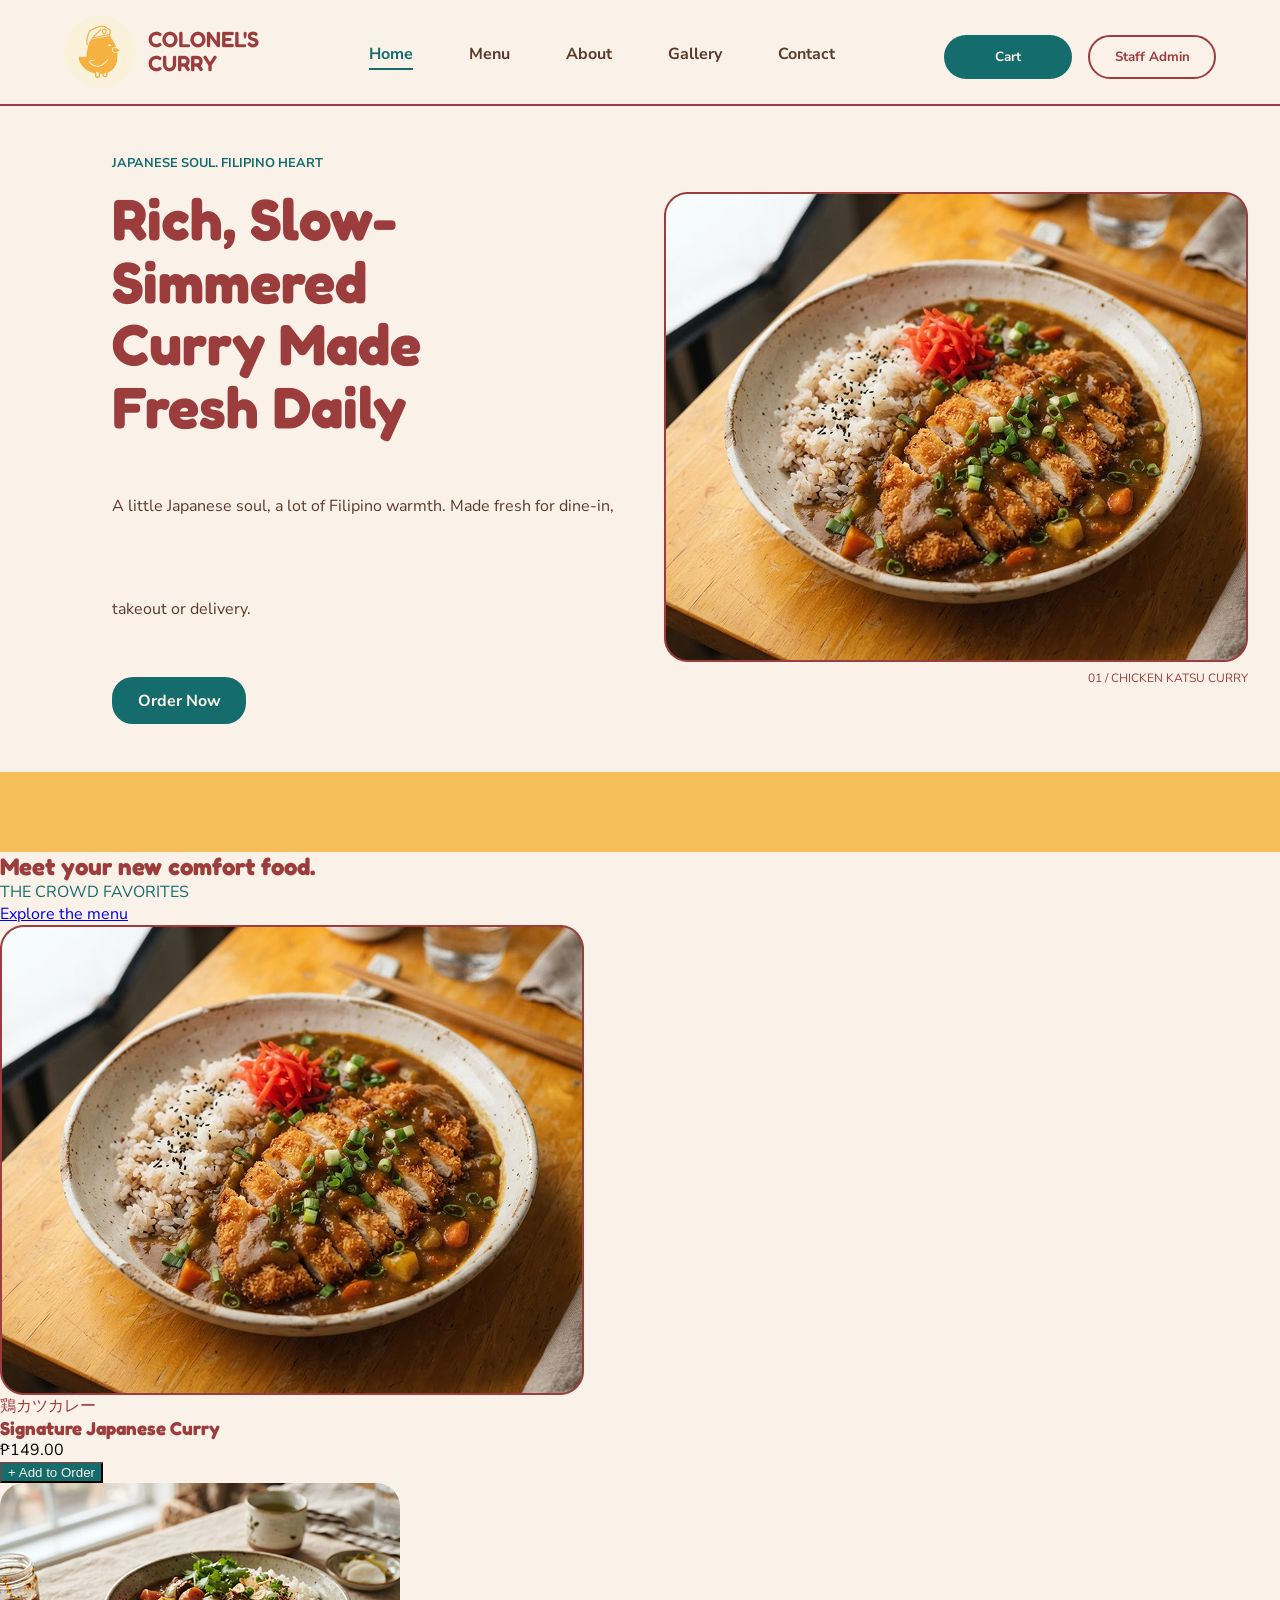
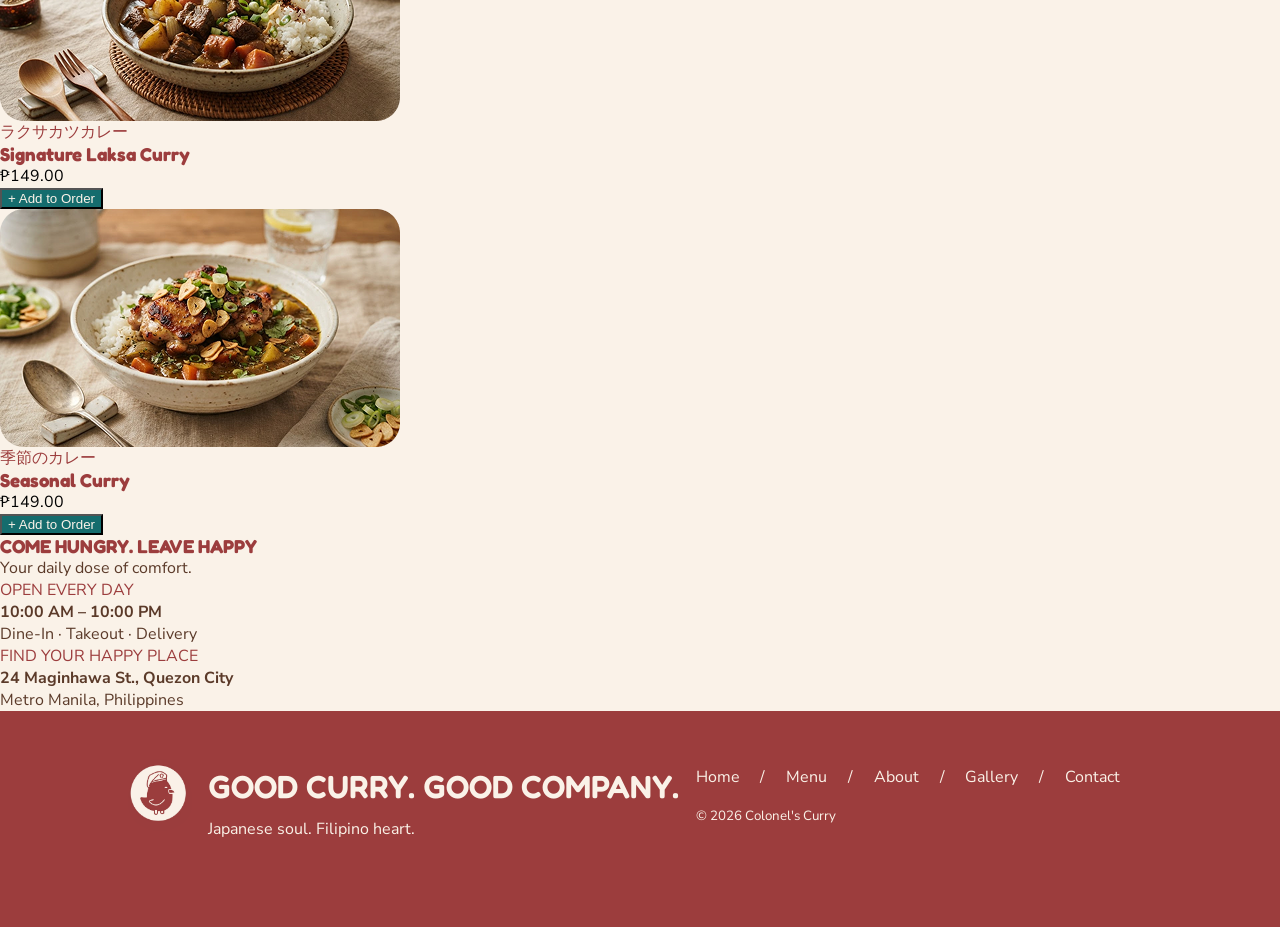
<file: index.html>
<!DOCTYPE html>
<html lang="en">
<head>
    <meta charset="UTF-8">
    <meta name="viewport" content="width=device-width, initial-scale=1.0">
    <title>Colonel's Curry</title>

    <!-- Fredoka and Nunito Sans Font -->
    <link rel="preconnect" href="https://fonts.googleapis.com">
    <link rel="preconnect" href="https://fonts.gstatic.com" crossorigin>
    <link href="https://fonts.googleapis.com/css2?family=Fredoka:wght@300..700&family=Nunito+Sans:ital,opsz,wght@0,6..12,200..1000;1,6..12,200..1000&display=swap" rel="stylesheet">

    <!-- Style.css -->
    <link rel="stylesheet" href="style.css">
</head>

<body>
    
    <!-- Header -->
    <header> 

        <div class="navbar_logo">
            <img src="images/cc_logo.jpg" alt="Colonels Curry Logo" class="logo-cc">
            
            <div class="navbar_name">
                <span class="navbar_ust_name">COLONEL'S CURRY</span>
            </div>
            
         </div >

         <nav class="navbar_link">
             <a href="index.html" class="navbar_link activePage">Home</a>
             <a href="menu.html" class="navbar_link menuPage">Menu</a>
             <a href="about.html" class="navbar_link aboutPage">About</a>
             <a href="gallery.html" class="navbar_link galleryPage">Gallery</a>
             <a href="contact.html" class="navbar_link contactPage">Contact</a>
         </nav>

         <nav class="navbar_buttons">
            <button class="cart_btn">Cart</button>
            <button class="staff_btn">Staff Admin</button>
         </nav>

    </header>
    

    <main>

        <!-- HERO SECTION -->
        <section class="hero">

            <div class="hero_text">
                <span class="hero_eyebrow">JAPANESE SOUL. FILIPINO HEART</span>
                <h2>Rich, Slow-Simmered <br> Curry Made <br> Fresh Daily</h2>
                <span class="hero_desc">A little Japanese soul, a lot of Filipino warmth. Made fresh for dine-in, takeout or delivery.</span>

                <a href="" class="hero_button">Order Now</a>
            </div>

            <div class="hero_img">
                <img src="images/signature.png" alt="signature dish pic">
                <span>01 / CHICKEN KATSU CURRY</span>
            </div>

        </section>

        <!-- MENU SECTION HOMEPAGE -->
        <section class="menu_homepage">

            <div>

                <div class="mhp_header">
                    <h2 class="mhp_header_title">Meet your new comfort food. </h2>
                    <p class="mhp_header_desc">THE CROWD FAVORITES</p>
                </div>

                <a href="menu.html" class="mhp_button">Explore the menu</a>
                
            </div>
            
            <div class="mhp_foods">

                <!-- JAP CURRY -->
                <article class="mhp_card">
                    <img src="images/signature.png" alt="signature curry" class="mhp_card_pic">
                    <div class="mhp_card_body">
                        <span class="mhp_card_eyebrow">鶏カツカレー</span>
                        <h3 class="mhp_card_title">Signature Japanese Curry</h3>

                        <div>
                            <p class="mhp_card_price">₱149.00</p>
                            <button class="mhp_card_button">+ Add to Order</button>
                        </div>
                        
                    </div>
                </article>

                <!-- LAKSA CURRY -->
                <article class="mhp_card">
                    <img src="images/laksa.png" alt="laksa curry" class="mhp_card_pic">
                    <div class="mhp_card_body">
                        <span class="mhp_card_eyebrow">ラクサカツカレー</span>
                        <h3 class="mhp_card_title">Signature Laksa Curry</h3>

                        <div>
                            <p class="mhp_card_price">₱149.00</p>
                            <button class="mhp_card_button">+ Add to Order</button>
                        </div>
                        
                    </div>
                </article>

                <!-- SEASONAL CURRY -->
                <article class="mhp_card">
                    <img src="images/seasonal.png" alt="seasonal curry" class="mhp_card_pic">
                    <div class="mhp_card_body">
                        <span class="mhp_card_eyebrow">季節のカレー</span>
                        <h3 class="mhp_card_title">Seasonal Curry</h3>

                        <div>
                            <p class="mhp_card_price">₱149.00</p>
                            <button class="mhp_card_button">+ Add to Order</button>
                        </div>
                        
                    </div>
                </article>


            </div>

        </section>

        <!-- LOCATION and DETAILS -->
        <section class="details">

            <div class="dh">
                
                <div class="dh_div">
                    <h3 class="dh_header">COME HUNGRY. LEAVE HAPPY</h3>
                    <p class="dh_desc">Your daily dose of comfort.</p>
                </div>

                <div class="dh_div">
                    <p class="dh_eyebrow">OPEN EVERY DAY</p>
                    <h4 class="dh_text">10:00 AM – 10:00 PM</h4>
                    <p class="dh_bottext">Dine-In  ·  Takeout  ·  Delivery</p>
                </div>

                <div class="dh_div">
                    <p class="dh_eyebrow">FIND YOUR HAPPY PLACE</p>
                    <h4 class="dh_text">24 Maginhawa St., Quezon City</h4>
                    <p class="dh_bottext">Metro Manila, Philippines</p>
                </div>

            </div>

        </section>

    </main>

    <!-- FOOTER -->
    <footer class="footer">

    <div class="footer_main">

        <div class="footer_brand">

            <img src="images/cc_footer_logo.jpg" alt="Colonel's Curry Logo" class="footer_logo_img">

            <div class="footer_brand_text">
                <h2 class="footer_title">GOOD CURRY. GOOD COMPANY.</h2>
                <p class="footer_tagline">Japanese soul. Filipino heart.</p>
            </div>

        </div>

        <div class="footer_right">

            <nav class="footer_nav">
                <a href="index.html" class="footer_link">Home</a>
                <span class="footer_divider">/</span>
                <a href="menu.html" class="footer_link">Menu</a>
                <span class="footer_divider">/</span>
                <a href="about.html" class="footer_link">About</a>
                <span class="footer_divider">/</span>
                <a href="gallery.html" class="footer_link">Gallery</a>
                <span class="footer_divider">/</span>
                <a href="contact.html" class="footer_link">Contact</a>
            </nav>

            <small class="footer_copyright">&copy; 2026 Colonel's Curry</small>

        </div>

    </div>

</footer>

</body>
</html>
</file>
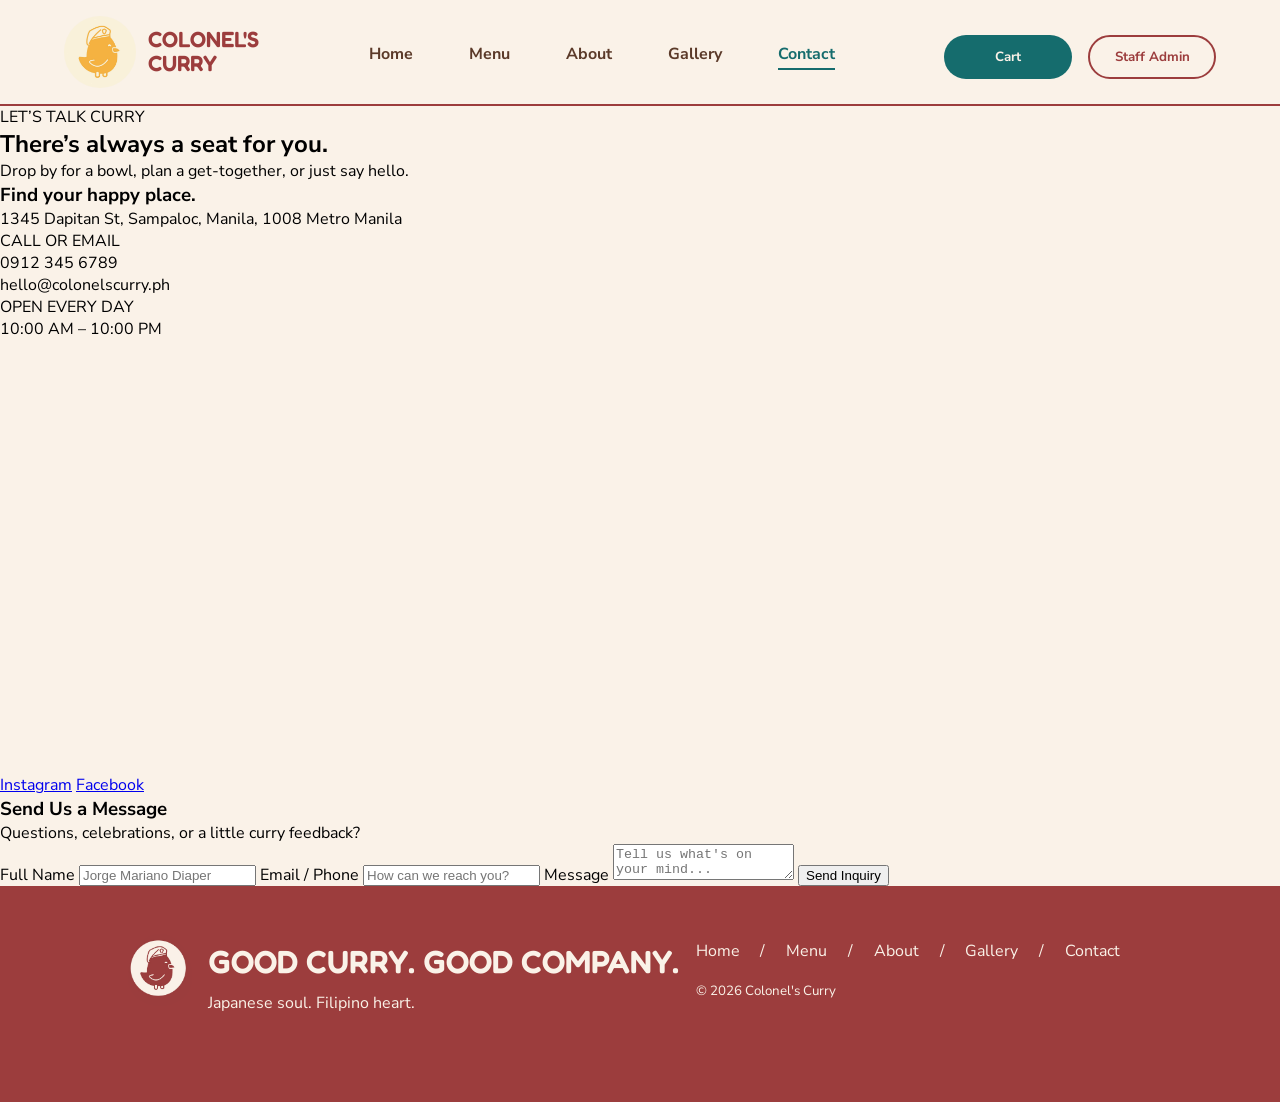
<file: contact.html>
<!DOCTYPE html>
<html lang="en">
<head>
    <meta charset="UTF-8">
    <meta name="viewport" content="width=device-width, initial-scale=1.0">
    <title>Colonel's Curry</title>

    <!-- Fredoka and Nunito Sans Font -->
    <link rel="preconnect" href="https://fonts.googleapis.com">
    <link rel="preconnect" href="https://fonts.gstatic.com" crossorigin>
    <link href="https://fonts.googleapis.com/css2?family=Fredoka:wght@300..700&family=Nunito+Sans:ital,opsz,wght@0,6..12,200..1000;1,6..12,200..1000&display=swap" rel="stylesheet">

    <!-- Style.css -->
    <link rel="stylesheet" href="style.css">
</head>

<body>
    <!-- Header -->
    <header> 

        <div class="navbar_logo">
            <img src="images/cc_logo.jpg" alt="Colonels Curry Logo" class="logo-cc">
            
            <div class="navbar_name">
                <span class="navbar_ust_name">COLONEL'S CURRY</span>
            </div>
            
         </div >

         <nav class="navbar_link">
             <a href="index.html" class="navbar_link homePage">Home</a>
             <a href="menu.html" class="navbar_link menuPage">Menu</a>
             <a href="about.html" class="navbar_link aboutPage">About</a>
             <a href="gallery.html" class="navbar_link galleryPage">Gallery</a>
             <a href="contact.html" class="navbar_link activePage">Contact</a>
         </nav>

         <nav class="navbar_buttons">
            <button class="cart_btn">Cart</button>
            <button class="staff_btn">Staff Admin</button>
         </nav>

    </header>




    <!-- MAIN -->
    <main>

        <!-- CD HEADER -->
            <span class="cd_eyebrow">LET’S TALK CURRY</span>
            <h2 class="cd_header">There’s always a seat for you.</h2>
            <p class="desc">Drop by for a bowl, plan a get-together, or just say hello.</p>

        <div class="contact_details">

            <div class="deets">
                <h3 class="deets_header">Find your happy place.</h3>

                <span class="deets_eyebrow"></span>
                <p class="deets_text">1345 Dapitan St, Sampaloc, Manila, 1008 Metro Manila</p>

                <span class="deets_eyebrow">CALL OR EMAIL</span>
                <p class="deets_text">0912 345 6789</p>
                <p class="deets_text">hello@colonelscurry.ph</p>

                <span class="deets_eyebrow">OPEN EVERY DAY</span>
                <p class="deets_text">10:00 AM – 10:00 PM</p>

                <!-- BUTTONS to pages -->
                <a href="https://www.instagram.com/colonelscurry/?hl=en" target="_blank">Instagram</a>
                <a href="https://www.facebook.com/ColonelsCurry/" target="_blank">Facebook</a>

                <!-- EMBED MAP from google -->
                 <iframe src="https://www.google.com/maps/embed?pb=!1m18!1m12!1m3!1d61772.59196369478!2d120.91145404863282!3d14.61120640000001!2m3!1f0!2f0!3f0!3m2!1i1024!2i768!4f13.1!3m3!1m2!1s0x3397b51e76fdc3cb%3A0x62bd2166251271e5!2sColonel's%20Curry%20UST%20Dapitan!5e0!3m2!1sen!2sph!4v1795698743390!5m2!1sen!2sph" width="600" height="450" style="border:0;" allowfullscreen="" loading="lazy" referrerpolicy="strict-origin-when-cross-origin"></iframe>


            </div>

            
            <div class="feedback">
                <!-- FORM HEADER -->
                <h3 class="feedback_header">Send Us a Message</h3>
                <p class="feedback_desc">Questions, celebrations, or a little curry feedback?</p>

                <!-- FORM -->
                <form id="form_feedback">

                    <label for="fullname" class="feedback_label">Full Name</label>
                    <input 
                        type="text" 
                        id="fullname" 
                        name="fullname" 
                        pattern="[\p{L}\s\-']{2,50}" 
                        placeholder="Jorge Mariano Diaper" 
                        required
                    >
                    
                    <label for="contact">Email / Phone</label>
                    <input 
                        type="text"
                        id="contact"
                        placeholder="How can we reach you?"
                        required
                    >

                    <label for="message">Message</label>
                    <textarea 
                        id="message" 
                        name="message" 
                        placeholder="Tell us what's on your mind..."
                        minlength="5"
                        maxlength="1000"
                        required
                    ></textarea>

                    <button type="submit">Send Inquiry</button>

                </form>
                
            </div>

        </div>

    </main>




    <!-- FOOTER -->
    <footer class="footer">

    <div class="footer_main">

        <div class="footer_brand">

            <img src="images/cc_footer_logo.jpg" alt="Colonel's Curry Logo" class="footer_logo_img">

            <div class="footer_brand_text">
                <h2 class="footer_title">GOOD CURRY. GOOD COMPANY.</h2>
                <p class="footer_tagline">Japanese soul. Filipino heart.</p>
            </div>

        </div>

        <div class="footer_right">

            <nav class="footer_nav">
                <a href="index.html" class="footer_link">Home</a>
                <span class="footer_divider">/</span>
                <a href="menu.html" class="footer_link">Menu</a>
                <span class="footer_divider">/</span>
                <a href="about.html" class="footer_link">About</a>
                <span class="footer_divider">/</span>
                <a href="gallery.html" class="footer_link">Gallery</a>
                <span class="footer_divider">/</span>
                <a href="contact.html" class="footer_link">Contact</a>
            </nav>

            <small class="footer_copyright">&copy; 2026 Colonel's Curry</small>

        </div>

    </div>

</footer>
</body>
</html>
</file>
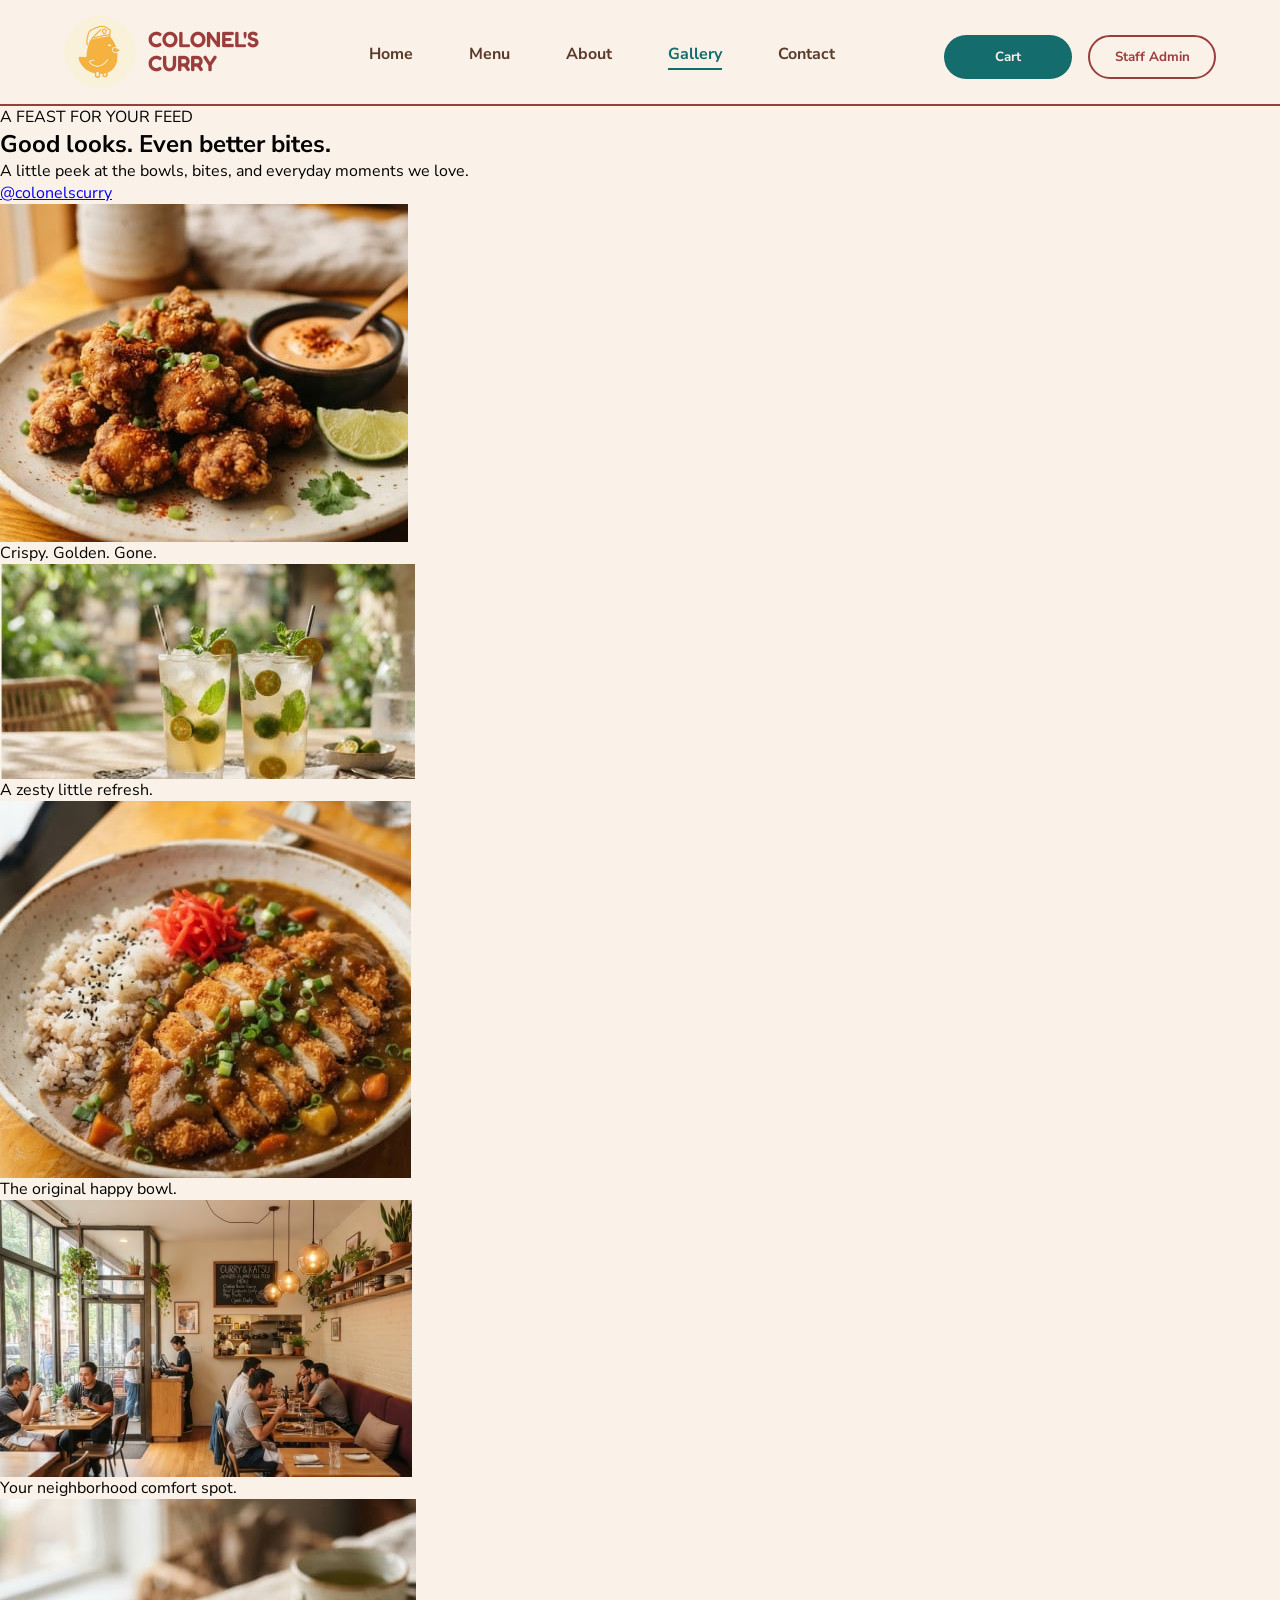
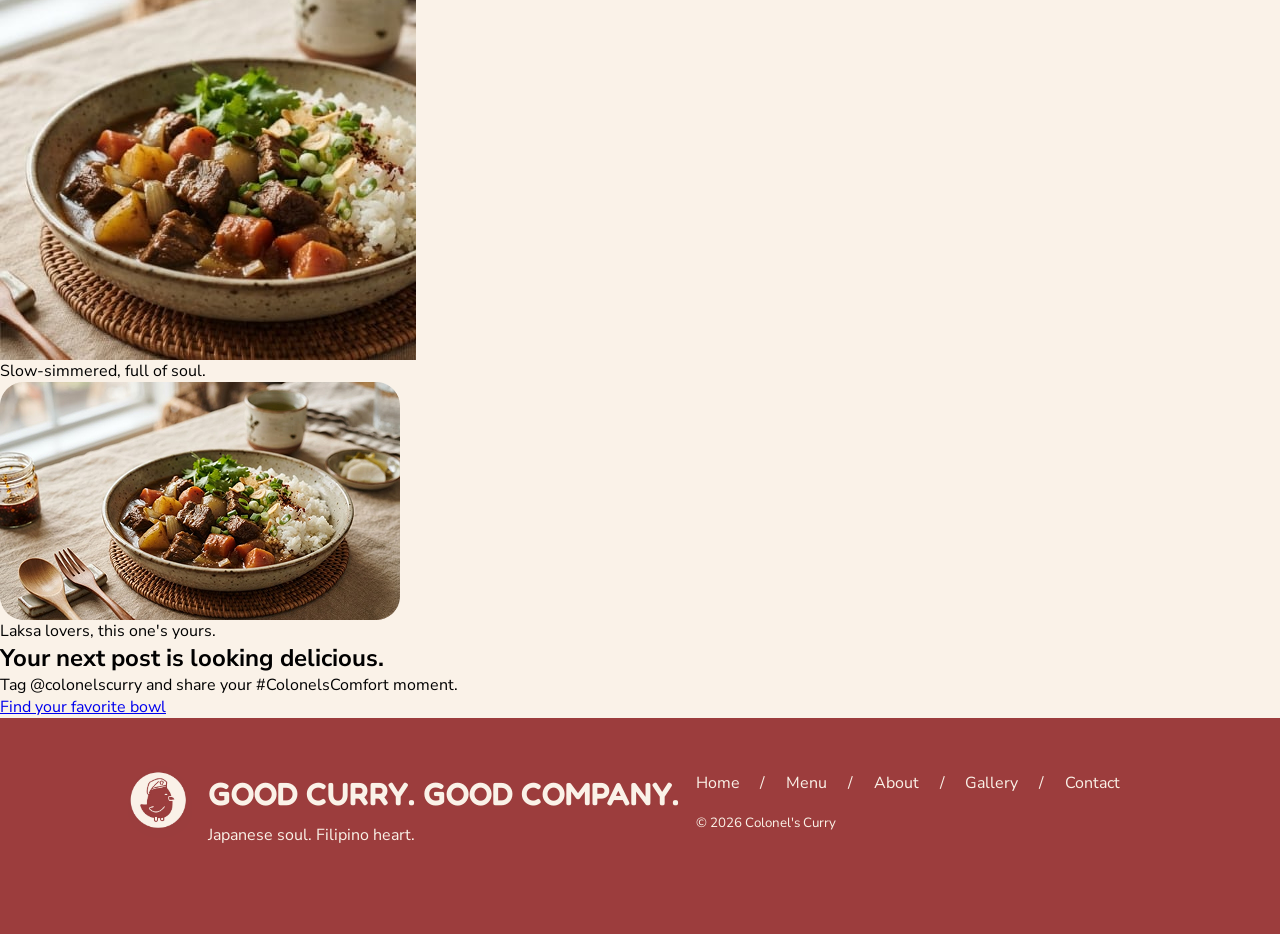
<file: gallery.html>
<!DOCTYPE html>
<html lang="en">
<head>
    <meta charset="UTF-8">
    <meta name="viewport" content="width=device-width, initial-scale=1.0">
    <title>Colonel's Curry</title>

    <!-- Fredoka and Nunito Sans Font -->
    <link rel="preconnect" href="https://fonts.googleapis.com">
    <link rel="preconnect" href="https://fonts.gstatic.com" crossorigin>
    <link href="https://fonts.googleapis.com/css2?family=Fredoka:wght@300..700&family=Nunito+Sans:ital,opsz,wght@0,6..12,200..1000;1,6..12,200..1000&display=swap" rel="stylesheet">

    <!-- Style.css -->
    <link rel="stylesheet" href="style.css">
</head>

<body>
    <!-- Header -->
    <header> 

        <div class="navbar_logo">
            <img src="images/cc_logo.jpg" alt="Colonels Curry Logo" class="logo-cc">
            
            <div class="navbar_name">
                <span class="navbar_ust_name">COLONEL'S CURRY</span>
            </div>
            
         </div >

         <nav class="navbar_link">
             <a href="index.html" class="navbar_link homePage">Home</a>
             <a href="menu.html" class="navbar_link menuPage">Menu</a>
             <a href="about.html" class="navbar_link aboutPage">About</a>
             <a href="gallery.html" class="navbar_link activePage">Gallery</a>
             <a href="contact.html" class="navbar_link contactPage">Contact</a>
         </nav>

         <nav class="navbar_buttons">
            <button class="cart_btn">Cart</button>
            <button class="staff_btn">Staff Admin</button>
         </nav>

    </header>

    <main>
        <!-- Intro -->
            <section class="intro">
                <p class="kicker">A FEAST FOR YOUR FEED</p>
                <h1>Good looks. Even better bites.</h1>
                <p>A little peek at the bowls, bites, and everyday moments we love.</p>
                <a class="handle" href="#">@colonelscurry</a>
            </section>

        <!-- Photo gallery -->
            <section class="gallery" aria-label="Photo gallery">
                <div class="card c1">
                    <img src="images/crispy.jpg" alt="Crispy fried chicken with dipping sauce and lime">
                    <p class="card_caption">Crispy. Golden. Gone.</p>
                </div>

                <div class="card c2">
                    <img src="images/refreshing drink.jpg" alt="Two glasses of lime refreshers on a garden table">
                    <p class="card_caption">A zesty little refresh.</p>
                </div>

                <div class="card c3">
                    <img src="images/The original happy bowl.jpg" alt="Katsu curry rice bowl topped with scallions">
                    <p class="card_caption">The original happy bowl.</p>
                </div>

                <div class="card c4">
                    <img src="images/neighborhood.jpg" alt="Diners at tables inside the restaurant">
                    <p class="card_caption">Your neighborhood comfort spot.</p>
                </div>

                <div class="card c5">
                    <img src="images/slow simmered.jpg" alt="Slow-simmered beef curry with rice in a stoneware bowl">
                    <p class="card_caption">Slow-simmered, full of soul.</p>
                </div>

                <div class="card c6">
                    <img src="images/laksa.png" alt="Laksa curry bowl with chicken and almonds">
                    <p class="card_caption">Laksa lovers, this one's yours.</p>
                </div>
            </section>

        <!-- Call-out banner -->
            <section class="banner">
                <div>
                    <h2>Your next post is looking delicious.</h2>
                    <p>Tag @colonelscurry and share your #ColonelsComfort moment.</p>
                </div>
                <a href="menu.html" class="btn btn-teal">Find your favorite bowl</a>
            </section>
    </main>

    <!-- FOOTER -->
    <footer class="footer">

    <div class="footer_main">

        <div class="footer_brand">

            <img src="images/cc_footer_logo.jpg" alt="Colonel's Curry Logo" class="footer_logo_img">

            <div class="footer_brand_text">
                <h2 class="footer_title">GOOD CURRY. GOOD COMPANY.</h2>
                <p class="footer_tagline">Japanese soul. Filipino heart.</p>
            </div>

        </div>

        <div class="footer_right">

            <nav class="footer_nav">
                <a href="index.html" class="footer_link">Home</a>
                <span class="footer_divider">/</span>
                <a href="menu.html" class="footer_link">Menu</a>
                <span class="footer_divider">/</span>
                <a href="about.html" class="footer_link">About</a>
                <span class="footer_divider">/</span>
                <a href="gallery.html" class="footer_link">Gallery</a>
                <span class="footer_divider">/</span>
                <a href="contact.html" class="footer_link">Contact</a>
            </nav>

            <small class="footer_copyright">&copy; 2026 Colonel's Curry</small>

        </div>

    </div>

</footer>
</body>
</html>
</file>
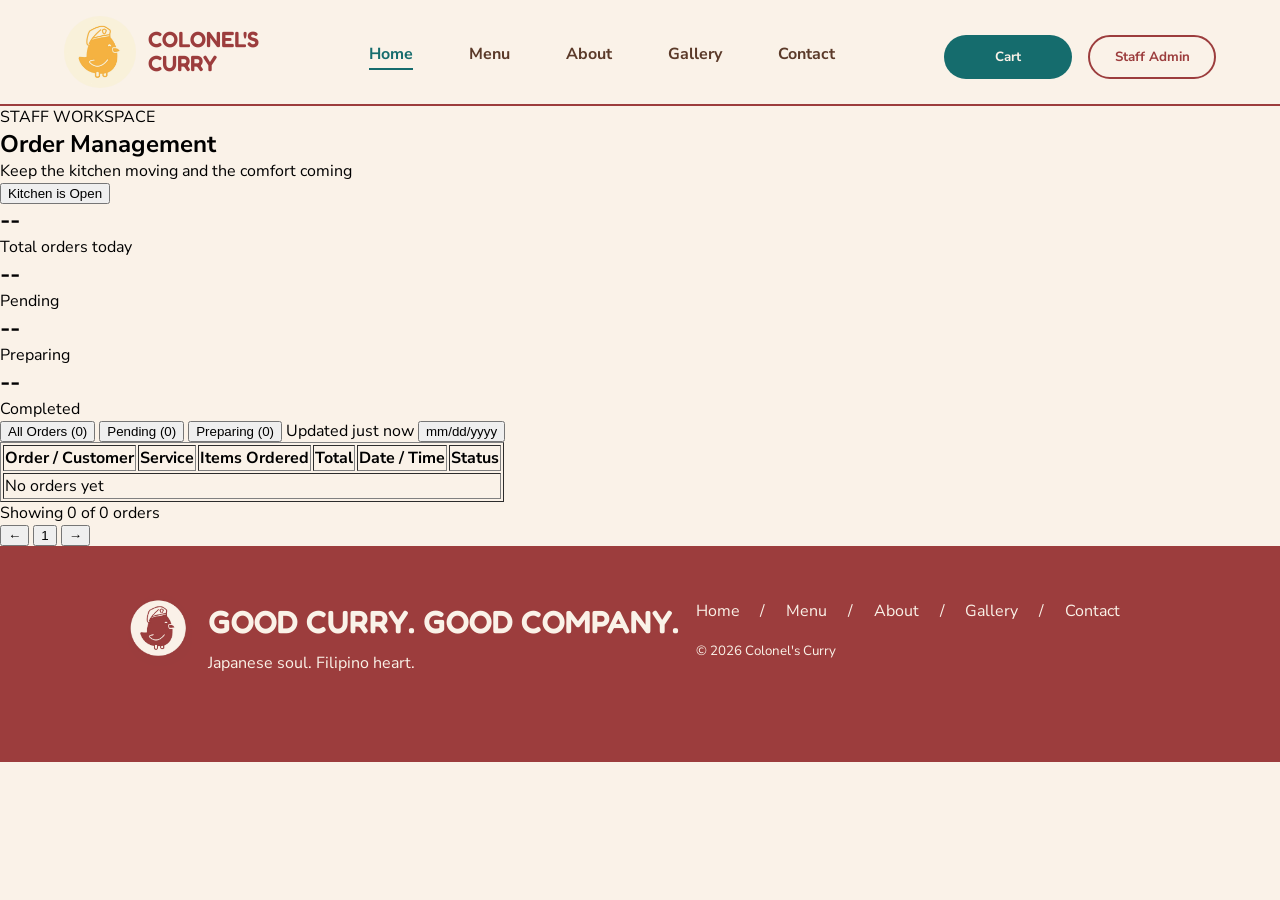
<file: staff_order.html>
<!DOCTYPE html>
<html lang="en">
<head>
    <meta charset="UTF-8">
    <meta name="viewport" content="width=device-width, initial-scale=1.0">
    <title>Colonel's Curry</title>

    <!-- Fredoka and Nunito Sans Font -->
    <link rel="preconnect" href="https://fonts.googleapis.com">
    <link rel="preconnect" href="https://fonts.gstatic.com" crossorigin>
    <link href="https://fonts.googleapis.com/css2?family=Fredoka:wght@300..700&family=Nunito+Sans:ital,opsz,wght@0,6..12,200..1000;1,6..12,200..1000&display=swap" rel="stylesheet">

    <!-- Style.css -->
    <link rel="stylesheet" href="style.css">
</head>

<body>
    <!-- Header -->
    <header> 

        <div class="navbar_logo">
            <img src="images/cc_logo.jpg" alt="Colonels Curry Logo" class="logo-cc">
            
            <div class="navbar_name">
                <span class="navbar_ust_name">COLONEL'S CURRY</span>
            </div>
            
         </div >

         <nav class="navbar_link">
             <a href="index.html" class="navbar_link activePage">Home</a>
             <a href="menu.html" class="navbar_link menuPage">Menu</a>
             <a href="about.html" class="navbar_link aboutPage">About</a>
             <a href="gallery.html" class="navbar_link galleryPage">Gallery</a>
             <a href="contact.html" class="navbar_link contactPage">Contact</a>
         </nav>

         <nav class="navbar_buttons">
            <button class="cart_btn">Cart</button>
            <button class="staff_btn">Staff Admin</button>
         </nav>

    </header>

    <main>
        <!-- SECTION  -->
        <section id="workspace"> 
            <p>STAFF WORKSPACE</p>
            <h1>Order Management</h1>
            <p>Keep the kitchen moving and the comfort coming</p>
            <button id="kitchen_btn">Kitchen is Open</button>
        </section>

       <!-- STATUS -->
        <section id="status_count">
            <div id="totalOrders"> 
                <h2 id="order_count">--</h2>
                <p>Total orders today</p> 
            </div>


            <div id="Pending">
                <h2 id="pending_count">--</h2>
                <p>Pending</p> 
            </div>


            <div id="Preparing">
                <h2 id="preparing_count">--</h2>
                <p>Preparing</p> 
            </div>


            <div id="Completed">
                <h2 id="completed_count">--</h2>
                <p>Completed</p> 
            </div>
        </section>

        <!-- FILTER BUTTONS -->
        <section id="filters">

            <button id="filterAll">All Orders (<span id="allCount">0</span>)</button>
            
            <button id="filterPending">Pending (<span id="pendingCount">0</span>)</button>
            
            <button id="filterPreparing">Preparing (<span id="preparingCount">0</span>)</button>

            <span id="updated">Updated just now</span>

            <button id="date_btn">mm/dd/yyyy</button>
        </section>

        <!-- TABLE -->
        <table border="1" id="orders_table">

            <thead>
                <tr>
                    <th>Order / Customer</th>
                    <th>Service</th>
                    <th>Items Ordered</th>
                    <th>Total</th>
                    <th>Date / Time</th>
                    <th>Status</th>
                </tr>
            </thead>

            <tbody id="table_content">
                <tr id="empty">
                    <td colspan="6">No orders yet</td>
                </tr>
            </tbody>

        </table>

        <!-- TEMPLATE NG CONTENT NG TABLE -->
        <template id="ordersTemplate">
            <tr class="order_row">

                <td>
                    <span class="orderId"></span> <br>
                    <span class="customerName"></span>
                </td>
                <td class="orderService"></td>
                <td class="orderItems"></td>
                <td class="orderTotal"></td>
                <td>
                    <span class="orderDate"></span> <br>
                    <span class="orderTime"></span>
                </td>
                <td>
                    <select class="status">
                        <option value="pending" selected>PENDING</option>
                        <option value="preparing">PREPARING</option>
                        <option value="completed">COMPLETED</option>
                        <option value="cancelled">CANCELLED</option>
                    </select>
                </td>

            </tr>
        </template>

        <!-- PAGE BUTTON FOR TABLE -->
        <div id="tablePage">
            <p>Showing <span id="shownOrder">0</span> of <span id="orders">0</span> orders</p>
            <button id="prevbtn">&larr;</button>
            <button id="pagebtn">1</button>
            <button id="nextbtn">&rarr;</button>


        </div>

    </main>

    <!-- FOOTER -->
    <footer class="footer">

    <div class="footer_main">

        <div class="footer_brand">

            <img src="images/cc_footer_logo.jpg" alt="Colonel's Curry Logo" class="footer_logo_img">

            <div class="footer_brand_text">
                <h2 class="footer_title">GOOD CURRY. GOOD COMPANY.</h2>
                <p class="footer_tagline">Japanese soul. Filipino heart.</p>
            </div>

        </div>

        <div class="footer_right">

            <nav class="footer_nav">
                <a href="index.html" class="footer_link">Home</a>
                <span class="footer_divider">/</span>
                <a href="menu.html" class="footer_link">Menu</a>
                <span class="footer_divider">/</span>
                <a href="about.html" class="footer_link">About</a>
                <span class="footer_divider">/</span>
                <a href="gallery.html" class="footer_link">Gallery</a>
                <span class="footer_divider">/</span>
                <a href="contact.html" class="footer_link">Contact</a>
            </nav>

            <small class="footer_copyright">&copy; 2026 Colonel's Curry</small>

        </div>

    </div>

</footer>
</body>
</html>
</file>
<file: style.css>
/* /////////////////////////////////////////////////////////////////////////////////////////////////////// */

/*                                          UNIVERSAL CODES                                                */

* {
    box-sizing: border-box;
}

:root {
    --cream: #faf2e8;
    --red: #9c3d3d;
    --goldDiv: #f6be58;
    --tealOrder: #156c6d;
    --brownText: #5B3A29;
} 

body {
    background: var(--cream);
    font-family:"Nunito Sans", sans-serif ; 
    margin: 0;
}

h1, h2, h3, h4, p {
    margin: 0;
}

img {
    display: block;
    max-width: 100%;
}

/* Header */
header {
    display: flex;
    justify-content: space-between;
    align-items: center;
    padding: 1rem 4rem;
    border-bottom: 2px solid var(--red);
}

.navbar_logo {
    display: flex;
    align-items: center;
    gap: 0.75rem;
}

.navbar_name {
    font-weight: 600;
    font-size: 1.375rem;
    line-height: 1.08;
    width: 7rem;
}

nav.navbar_link {
    display: flex;
    gap: 3.5rem;
    padding-top: 0.6rem;
}

nav.navbar_link a {
    position: relative; 
    text-decoration: none;
    font-weight: 700;
    line-height: 1.45;
    padding-bottom: 0.25rem; 
}

.navbar_buttons {
    padding-top: 0.6rem;
    display: flex;
    gap: 1rem;
}

.navbar_buttons button {
    font-family: inherit;
    font-weight: 700;
    padding: 0.6rem 1.4rem;
    border-radius: 1.4rem;
    cursor: pointer;
    height: 2.75rem;
    width: 8rem;
}

.cart_btn {
    border: none; 
}

.staff_btn {
    background: transparent;
    border: 2px solid var(--red);
    color: var(--red);
}

.logo-cc {
    width: 4.5rem;
    height: 4.5rem;
    border-radius: 50%;
}

nav.navbar_link a::after {
    content: "";
    position: absolute;
    left: 0;
    bottom: 0;
    width: 100%;
    height: 2px;
    background-color: var(--tealOrder);
    transform: scaleX(0);
    transition: transform 0.3s ease, background-color 0.3s ease;
}

nav.navbar_link:hover a.activePage {
    color: #5B3A29;
}

nav.navbar_link a:hover {
    color: var(--tealOrder);
}

nav.navbar_link a.activePage::after {
    transform: scaleX(1);
}

.activePage{
    color: var(--tealOrder);
}

nav.navbar_link:hover a.activePage::after {
    transform: scaleX(0);
}

nav.navbar_link a:hover::after {
    transform: scaleX(1);
    background-color: var(--tealOrder);
}

/* Fredoka Fonts */
.navbar_name, 
.hero_text h2,
.mhp_header_title,
.mhp_card_title,
.dh_header,
.mhp_card_eyebrow,
.footer_title {
    font-family: "Fredoka", sans-serif;
}

/* Color Red: All Fonts */
.navbar_name, 
.hero_text h2,
.mhp_header_title,
.mhp_card_title,
.mhp_card_eyebrow,
.dh_header,
.hero_img span,
.dh_eyebrow {
    color: var(--red);
}

/* Color White: All Fonts */
.footer_title,
.hero_button,
.mhp_card_button,
.footer_link,
.footer_divider,
.footer_tagline,
.footer_copyright,
.cart_btn {
    color: var(--cream);
}

/* Color Brown */
.navbar_link a,
.dh_desc,
.dh_text,
.dh_bottext,
.hero_desc {
    color: var(--brownText);
}

/* Teal */
.hero_eyebrow,
.mhp_header_desc,
a.activePage {
    color: var(--tealOrder);
}

/* Background Teal */ 
.hero_button,
.mhp_card_button,
.cart_btn {
    background: var(--tealOrder);
}



/* footer */
.footer {
    background: var(--red);
    padding: 3rem 4rem 5rem;
}

.footer_main {
    display: flex;
    justify-content: space-between;
    align-items: flex-start;
}

.footer_brand {
    display: flex;
    align-items: center;
    gap: 1rem;
    margin-left: 4rem;
}

.footer_logo_img {
    width: 4rem;
    height: 5.5rem;
    object-fit: cover;
    border-radius: 50%;
    padding-bottom: 1rem;
}

.footer_title {
    font-size: 2rem;
    font-weight: 600;
}

.footer_tagline{
    padding-top: 0.7rem;
}

.footer_right {
    display: flex;
    flex-direction: column;
    gap: 1.2rem;                       
    margin-right: 6rem;                 
    padding-top: 0.4rem;               
}

.footer_nav {
    display: flex;
    gap: 1.3rem;
}

.footer_link {
    text-decoration: none;
    font-size: 1rem;
}

.footer_link:hover {
    text-decoration: underline;
    font-weight: bold;
    font-size: 0.98rem;
}
/* /////////////////////////////////////////////////////////////////////////////////////////////////////// */



/* ----------------------------------------MAIN PAGE/ HOME PAGE -------------------------------------------*/

/* Hero */
.hero {
    display: grid;
    grid-template-columns: 1fr 1fr;
    align-items: center;
    gap: 3rem;
    padding: 3rem 2rem;
    border-bottom: 5rem solid var(--goldDiv);
}

.hero_text {
    display: flex;
    flex-direction: column;
    align-items: flex-start;
    gap: 1rem;

    margin-left: 5rem;
}

.hero_eyebrow {
    font-size: 0.8rem;
    font-weight: 700;
}

.hero_text h2 {
    font-size: 3.625rem;
    line-height: 1.08;
    
}

.hero_desc {
    line-height: 6.45;
}

.hero_button {
    padding: 0.8rem 1.6rem;
    border-radius: 1.3rem;
    text-decoration: none;
    font-weight: 700;
}

.hero_img img {
    width: 100%;
    height: 100%;
    object-fit: cover;
    
}

.hero_img span {
    display: block;
    margin-top: 0.5rem;
    text-align: right;
    font-size: 0.75rem;
}


/* ----------------------------------------MAIN PAGE/ HOME PAGE -------------------------------------------*/
</file>
